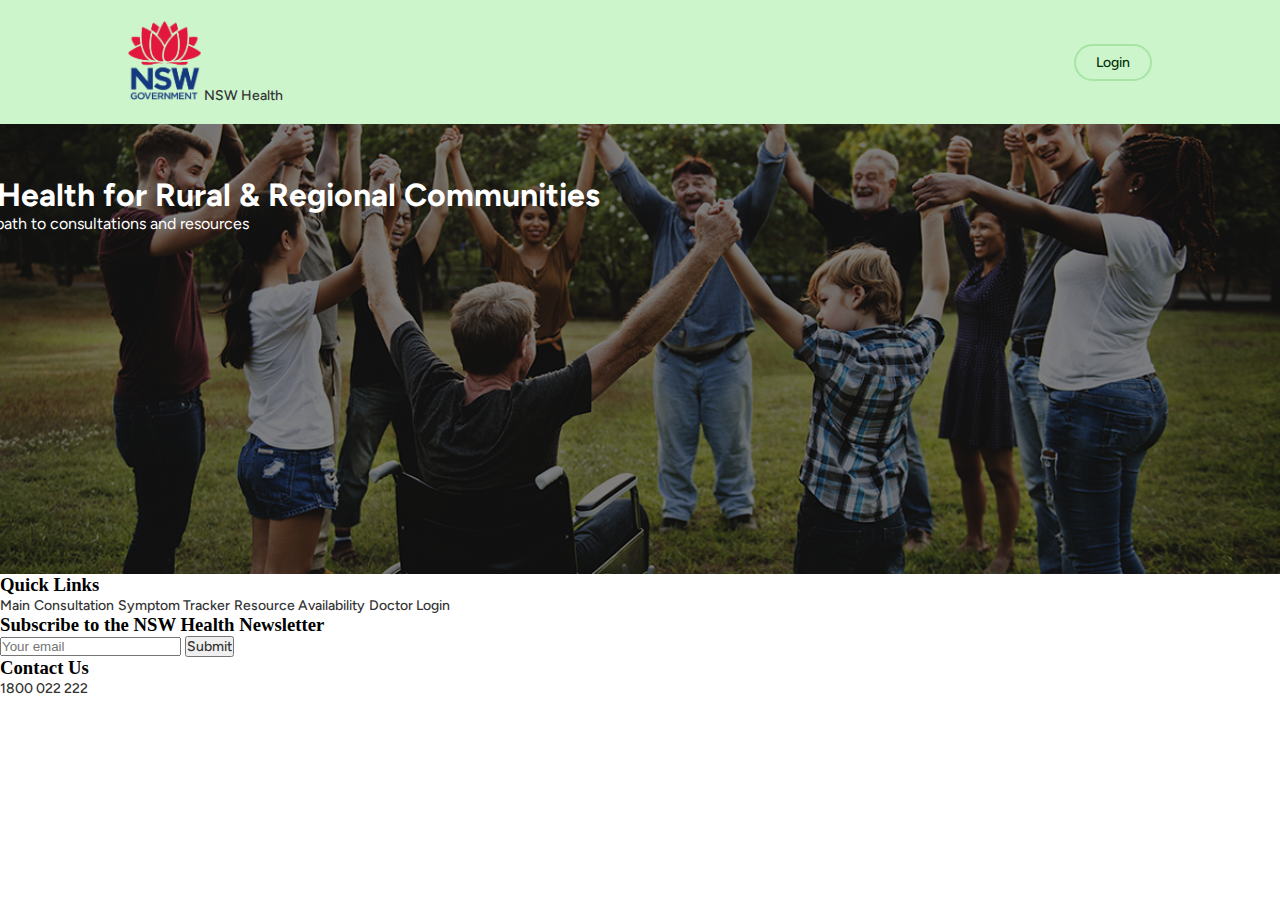
<file: index.html>
<!DOCTYPE html>
<html>
<head>
  <title>index</title>
  <link rel="stylesheet" href="stylesheet.css">
  <meta name="viewport" content="width=device-width, initial-scale=1">
</head>
<body>
  <header>
    <a href="index.html" class="logo-link">
      <img class="logo" src="nsw-gov-logo.png" alt="nsw health">
      <span class="logo-text">NSW Health</span>
    </a>
    <nav>
      <ul class="nav_bar">
        <li><a href="signup_login.html">Login</a></li>
      </ul>
    </nav>
  </header>

  <div class="hero-image">
    <div class="hero-text">
      <h1>NSW Health for Rural & Regional Communities</h1>
      <p>Your direct path to consultations and resources</p>
      <a href="about us.html" id="mission-button">Our Mission</a>
    </div>
  </div>

  <footer class="footer">
    <div class="col-1">
      <h3>Quick Links</h3>
      <a href="#">Main</a>
      <a href="#">Consultation</a>
      <a href="#">Symptom Tracker</a>
      <a href="#">Resource Availability</a>
      <a href="#">Doctor Login</a>
    </div>

    <div class="col-2">
      <h3>Subscribe to the NSW Health Newsletter</h3>
      <div class="form">
        <input type="email" placeholder="Your email" required>
        <button type="submit">Submit</button>
      </div>
    </div>

    <div class="col-1">
      <h3>Contact Us</h3>
      <a href="#">1800 022 222</a>
    </div>
  </footer>
</body>
</html>
</file>
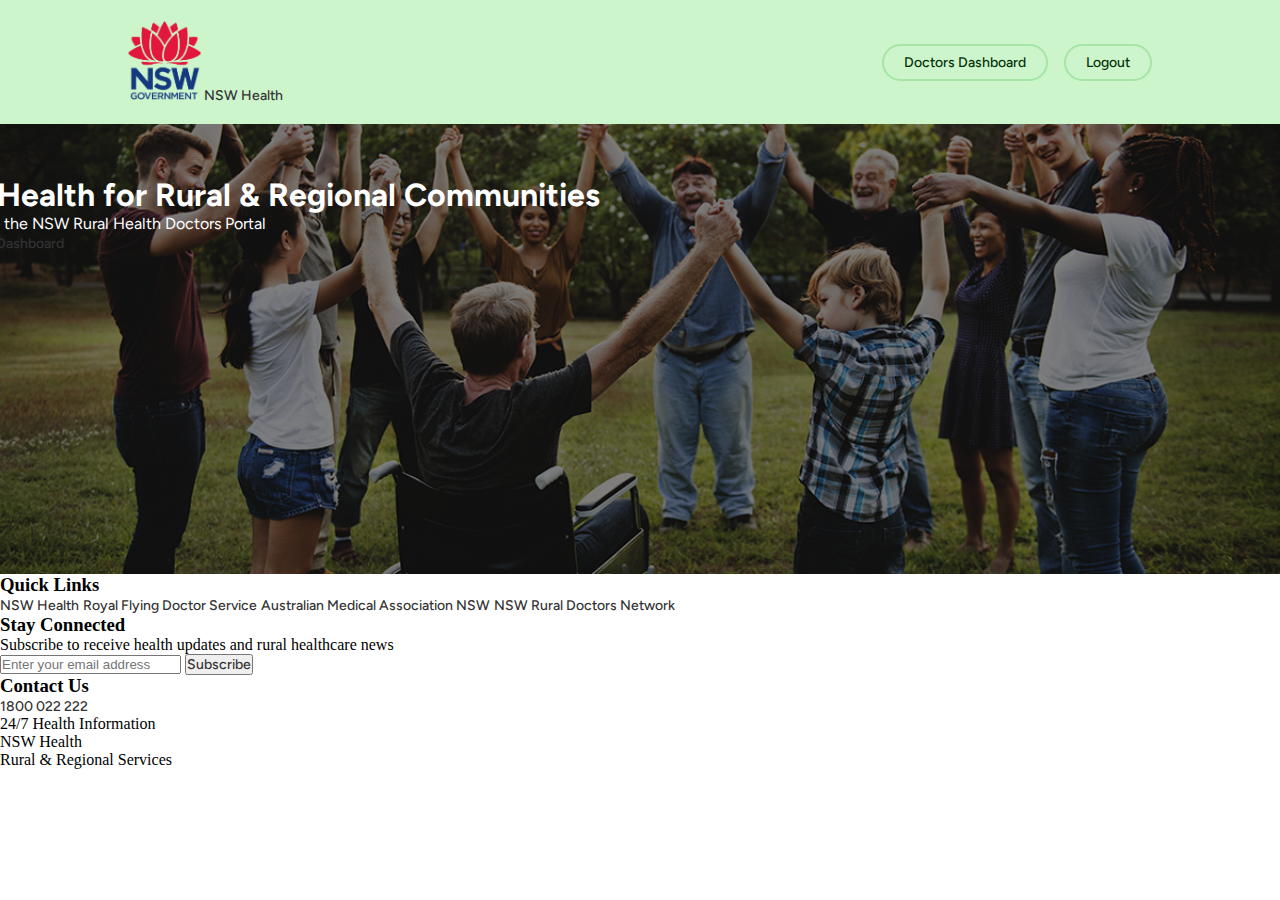
<file: indexfordoctor.html>
<!DOCTYPE html>
<html>
<head>
  <title>index</title>
  <link rel="stylesheet" href="stylesheet.css">
  <meta name="viewport" content="width=device-width, initial-scale=1">
</head>
<body>
  <header>
    <a href="index.html" class="logo-link">
      <img class="logo" src="nsw-gov-logo.png" alt="nsw health">
      <span class="logo-text">NSW Health</span>
    </a>
    <nav>
      <ul class="nav_bar">
        <li><a href="">Doctors Dashboard</a></li>
        <li><a href="index.html">Logout</a></li>
      </ul>
    </nav>
  </header>

  <div class="hero-image">
    <div class="hero-text">
      <h1>NSW Health for Rural & Regional Communities</h1>
      <p>Welcome to the NSW Rural Health Doctors Portal</p>
      <a href="about us.html" id="mission-button">Access your Dashboard</a>
    </div>
  </div>

  <script>

    document.addEventListener('DOMContentLoaded', function() {
      const newsletterForm = document.getElementById('newsletterForm');
      const emailInput = document.getElementById('newsletterEmail');
      
      if (newsletterForm) {
        newsletterForm.addEventListener('submit', function(e) {
          e.preventDefault();
          
          const email = emailInput.value.trim();
          

          const emailRegex = /^[^\s@]+@[^\s@]+\.[^\s@]+$/;
          if (!emailRegex.test(email)) {
            alert('Please enter a valid email address.');
            return;
          }
    
          alert('Thank you for subscribing to NSW Health updates! You will receive health news and rural healthcare information.');
          

          emailInput.value = '';
        });
      }
    });
  </script>

  <footer class="footer">
    <div class="col-1">
      <h3>Quick Links</h3>
      <a href="https://www.health.nsw.gov.au/" target="_blank">NSW Health</a>
      <a href="https://www.flyingdoctor.org.au/" target="_blank">Royal Flying Doctor Service</a>
      <a href="https://www.amansw.com.au/" target="_blank">Australian Medical Association NSW</a>
      <a href="https://www.nswrdn.com.au/" target="_blank">NSW Rural Doctors Network</a>
    </div>

    <div class="col-2">
      <h3>Stay Connected</h3>
      <p>Subscribe to receive health updates and rural healthcare news</p>
      <form class="newsletter-form" id="newsletterForm">
        <input type="email" id="newsletterEmail" placeholder="Enter your email address" required>
        <button type="submit">Subscribe</button>
      </form>
    </div>

    <div class="col-3">
      <h3>Contact Us</h3>
      <a href="tel:1800022222">1800 022 222</a>
      <p>24/7 Health Information</p>
      <div class="contact-info">
        <p>NSW Health</p>
        <p>Rural & Regional Services</p>
      </div>
    </div>
  </footer>
</body>
</html>
</file>
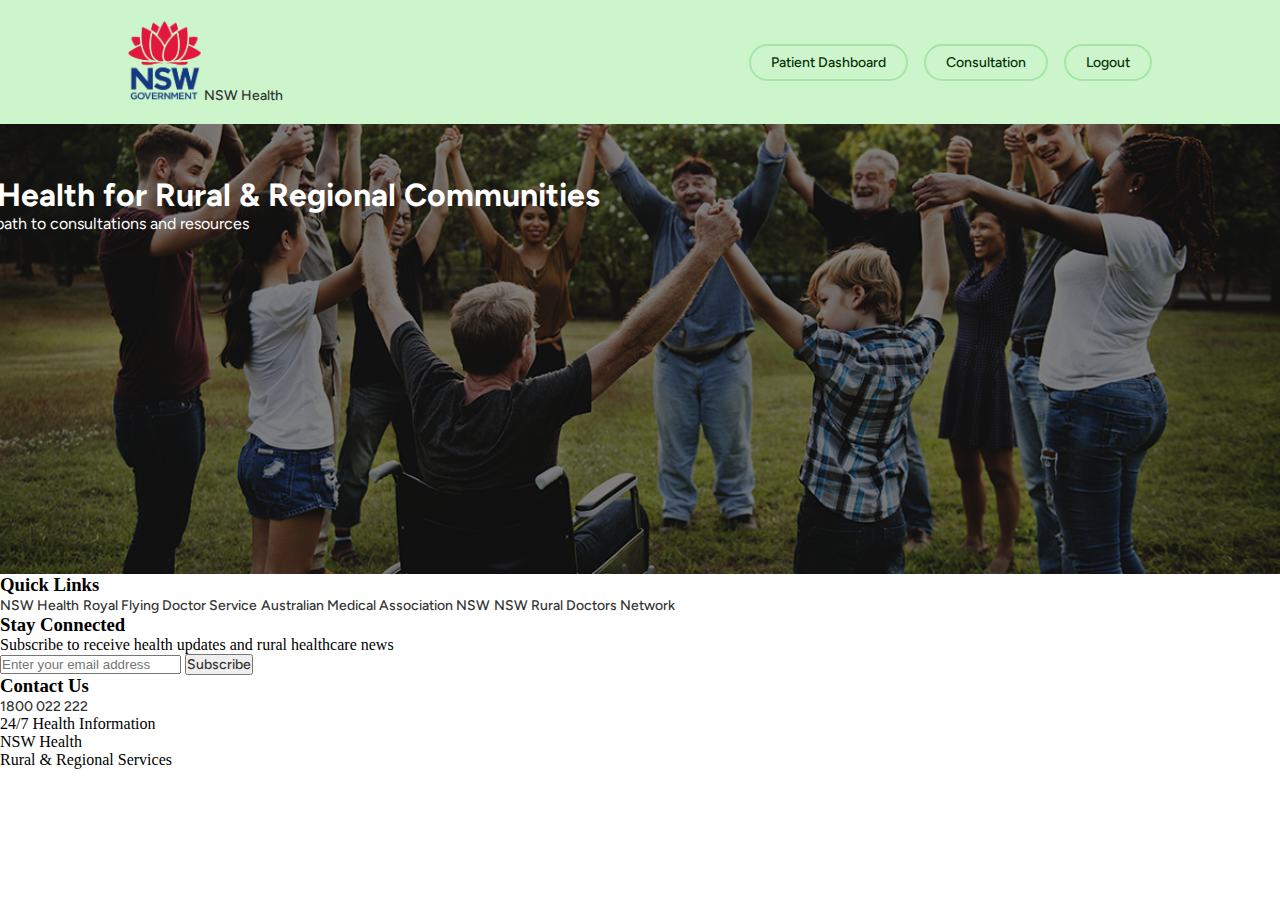
<file: indexforpatient.html>
<!DOCTYPE html>
<html>
<head>
  <title>index</title>
  <link rel="stylesheet" href="stylesheet.css">
  <meta name="viewport" content="width=device-width, initial-scale=1">
</head>
<body>
  <header>
    <a href="index.html" class="logo-link">
      <img class="logo" src="nsw-gov-logo.png" alt="nsw health">
      <span class="logo-text">NSW Health</span>
    </a>
    <nav>
      <ul class="nav_bar">
        <li><a href="patientdashboard.html">Patient Dashboard</a></li>
        <li><a href="quiz1.html">Consultation</a></li>
        <li><a href="index.html">Logout</a></li>
      </ul>
    </nav>
  </header>

  <div class="hero-image">
    <div class="hero-text">
      <h1>NSW Health for Rural & Regional Communities</h1>
      <p>Your direct path to consultations and resources</p>
      <a href="about us.html" id="mission-button">Our Mission</a>
    </div>
  </div>

  <script>
    document.addEventListener('DOMContentLoaded', function() {
      const newsletterForm = document.getElementById('newsletterForm');
      const emailInput = document.getElementById('newsletterEmail');
      
      if (newsletterForm) {
        newsletterForm.addEventListener('submit', function(e) {
          e.preventDefault();
          
          const email = emailInput.value.trim();
          
          const emailRegex = /^[^\s@]+@[^\s@]+\.[^\s@]+$/;
          if (!emailRegex.test(email)) {
            alert('Please enter a valid email address.');
            return;
          }
        
          alert('Thank you for subscribing to NSW Health updates! You will receive health news and rural healthcare information.');
          
          emailInput.value = '';
        });
      }
    });
  </script>

  <footer class="footer">
    <div class="col-1">
      <h3>Quick Links</h3>
      <a href="https://www.health.nsw.gov.au/" target="_blank">NSW Health</a>
      <a href="https://www.flyingdoctor.org.au/" target="_blank">Royal Flying Doctor Service</a>
      <a href="https://www.amansw.com.au/" target="_blank">Australian Medical Association NSW</a>
      <a href="https://www.nswrdn.com.au/" target="_blank">NSW Rural Doctors Network</a>
    </div>

    <div class="col-2">
      <h3>Stay Connected</h3>
      <p>Subscribe to receive health updates and rural healthcare news</p>
      <form class="newsletter-form" id="newsletterForm">
        <input type="email" id="newsletterEmail" placeholder="Enter your email address" required>
        <button type="submit">Subscribe</button>
      </form>
    </div>

    <div class="col-3">
      <h3>Contact Us</h3>
      <a href="tel:1800022222">1800 022 222</a>
      <p>24/7 Health Information</p>
      <div class="contact-info">
        <p>NSW Health</p>
        <p>Rural & Regional Services</p>
      </div>
    </div>
  </footer>
</body>
</html>
</file>
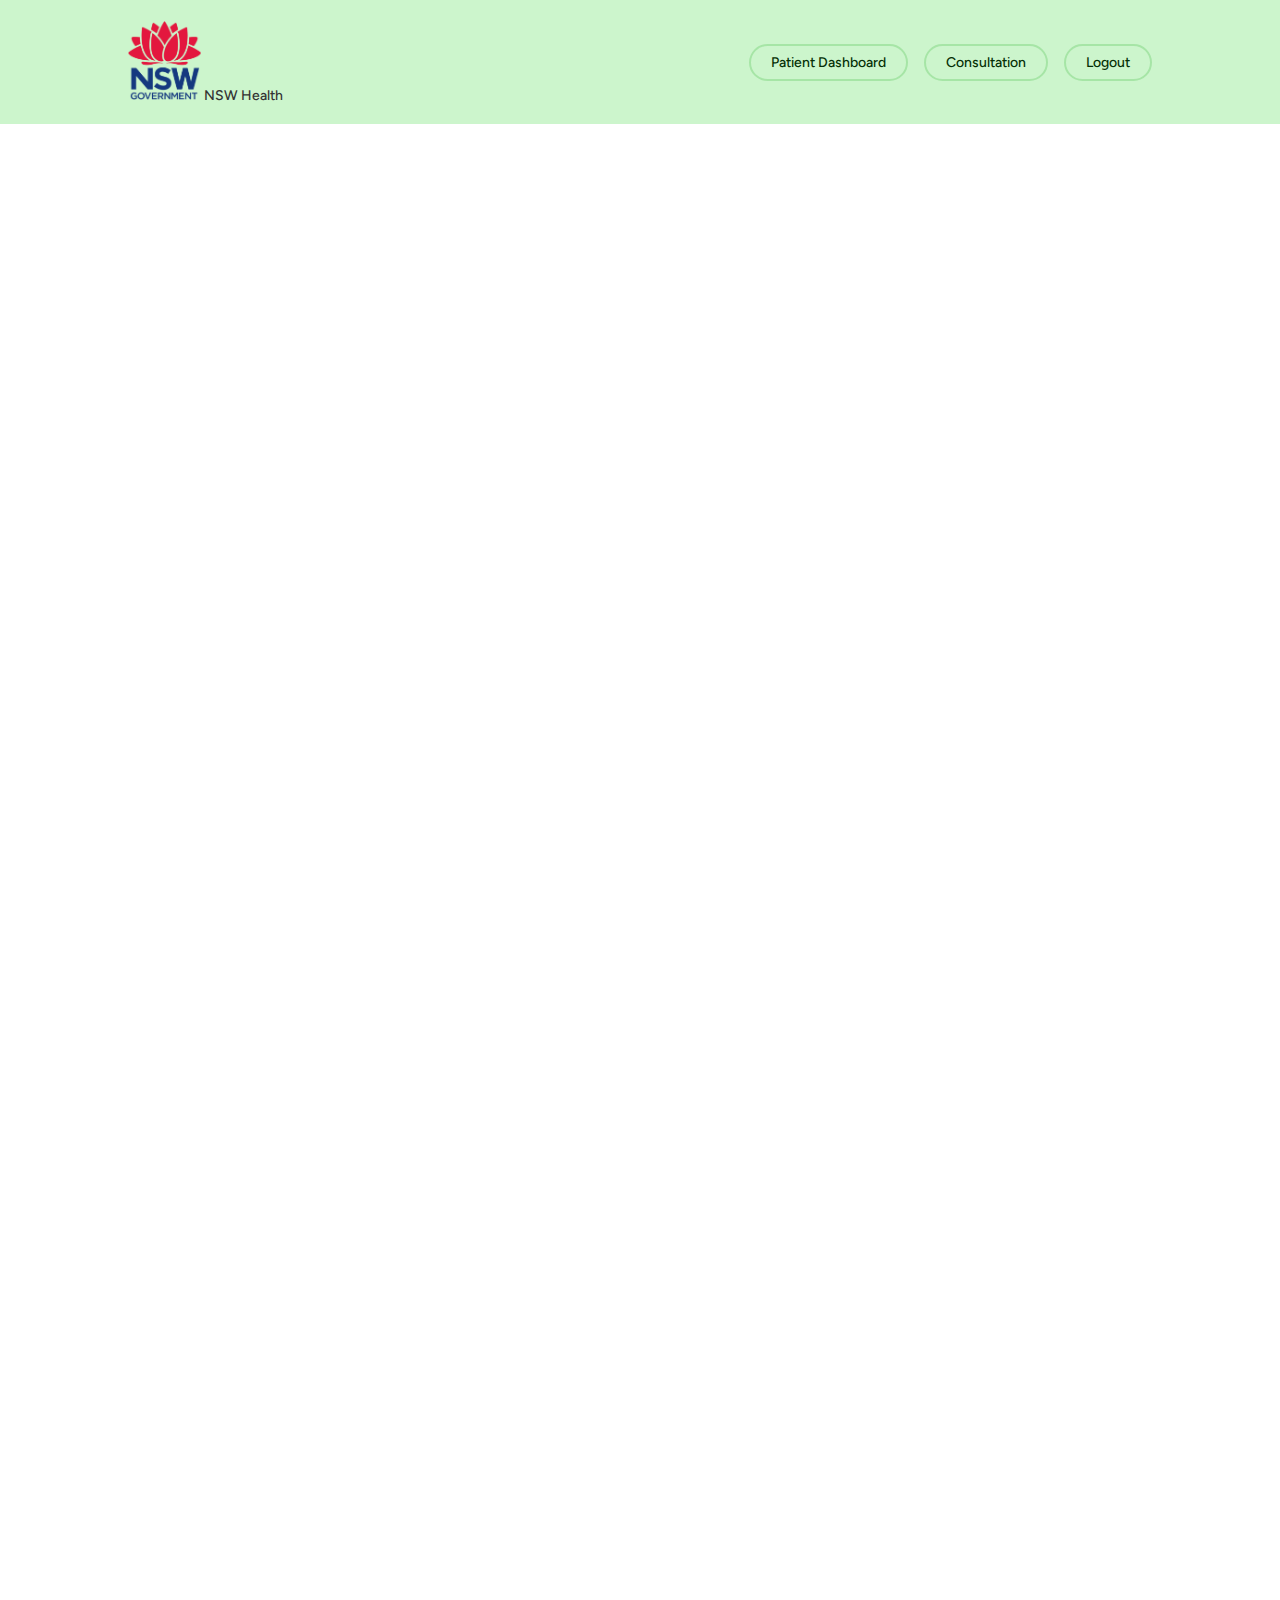
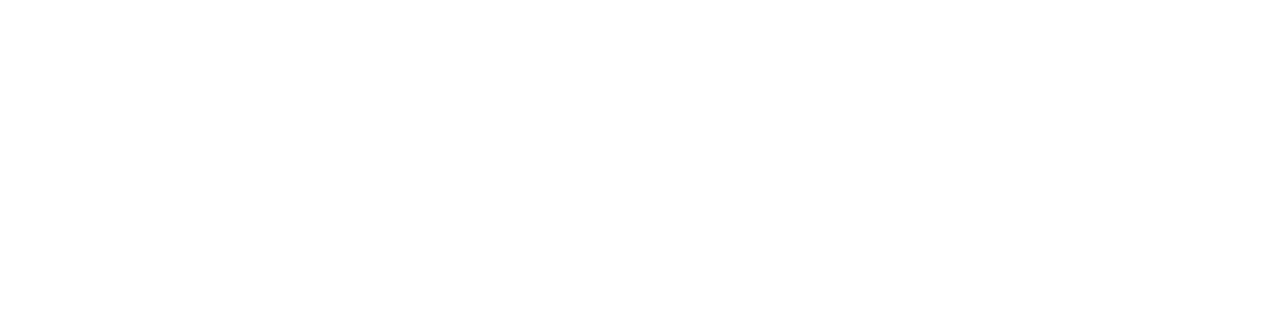
<file: patientdashboard.html>
<!DOCTYPE html>
<html>
<head>
  <title>NSW Health Dashboard</title>
  <link rel="stylesheet" href="stylesheet.css">
  <meta name="viewport" content="width=device-width, initial-scale=1">
</head>
<body>
  <header>
    <a href="index.html" class="logo-link">
      <img class="logo" src="nsw-gov-logo.png" alt="nsw health">
      <span class="logo-text">NSW Health</span>
    </a>
    <nav>
      <ul class="nav_bar">
        <li><a href="patientdashboard.html">Patient Dashboard</a></li>
        <li><a href="quiz1.html">Consultation</a></li>
        <li><a href="index.html">Logout</a></li>
      </ul>
    </nav>
  </header>

 </header>
    <main class="dashboard-container">
        <div class="dashboard-header">
        </div>
        <div class="viz-container">
            <iframe src="https://public.tableau.com/views/viz1_17512726713230/Sheet1?:language=en-GB&:embed=y&:display_count=y&:showVizHome=no" width="100%" height="600" frameborder="0">
            </iframe>
        </div>
        <div class="viz-container">
            <div class="viz-header">
            </div>
            <iframe src="https://public.tableau.com/views/viz2_17512732885020/Sheet2?:language=en-GB&:embed=y&:display_count=y&:showVizHome=no" width="100%" height="600" frameborder="0">
            </iframe>
        </div>
        <div class="viz-container">
            <div class="viz-header">
            </div>
            <iframe src="https://public.tableau.com/views/FevercasesbyMonthsandSeasons/Sheet1?:language=en-GB&:sid=&:redirect=auth&:display_count=n&:origin=viz_share_link" width="100%" height="600" frameborder="0">
            </iframe>
        </div>
    </main>
</body>
</html>
</file>
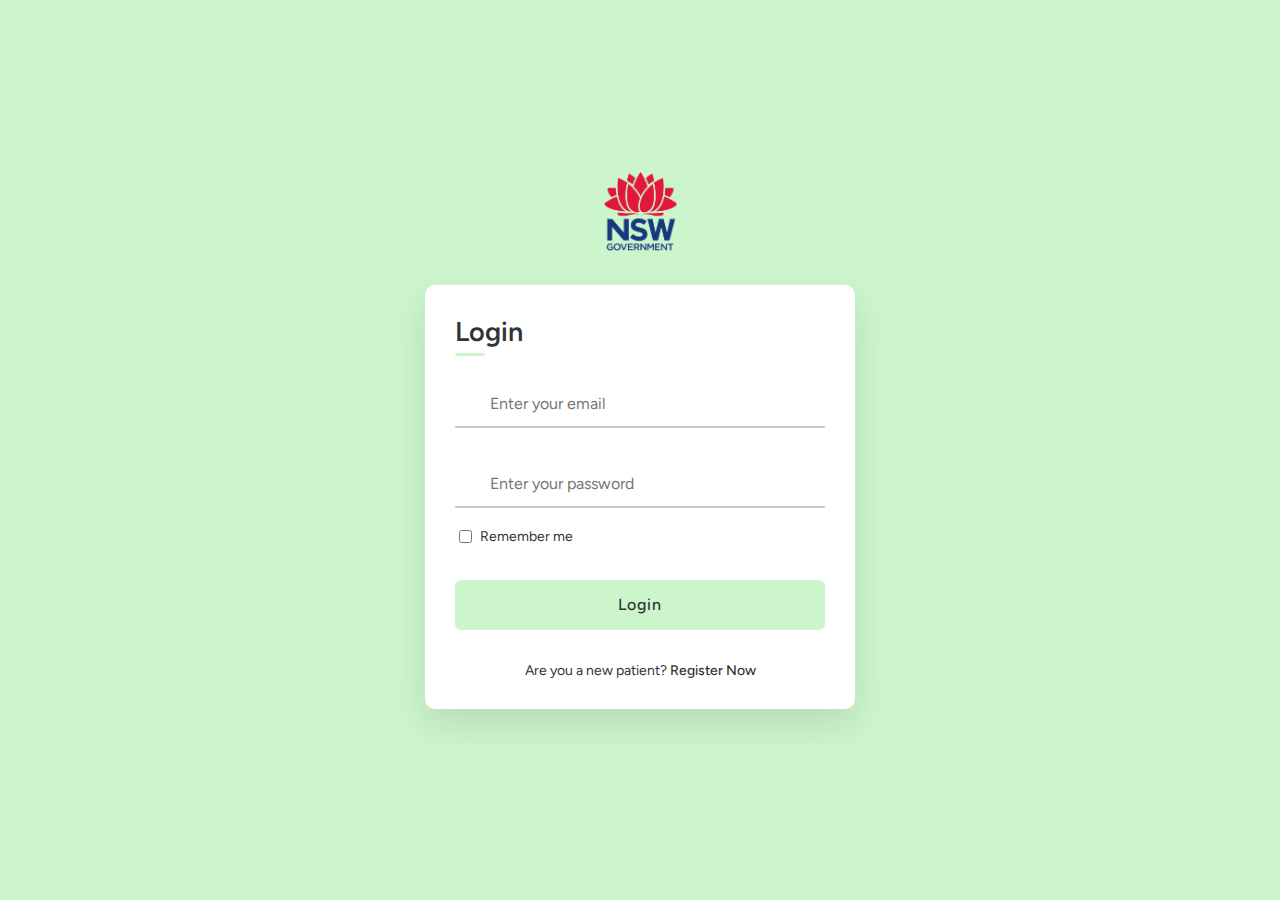
<file: patientlogin.html>
<!DOCTYPE html>
<html>
<head>
<link rel="stylesheet" href="https://unicons.iconscout.com/release/v4.0.8/css/line.css">
<link rel="stylesheet" href="stylesheet2.css">
<title>Signup/Login</title>
</head>
<body>
 <div class="logo-header">
        <img src="nsw-gov-logo.png" alt="NSW Health" class="header-logo">
    </div>
    
    <div class="container">
        <div class="forms">
            <div class="form login">
                <span class="title">Login</span>

                <form action="">
                    <div class="input-field">
                        <input type="text" placeholder="Enter your email" required>
                        <i class="uil uil-envelope icon"></i>
                    </div>
                    <div class="input-field">
                        <input type="password" class="password" placeholder="Enter your password" required>
                        <i class="uil uil-lock icon"></i>
                        <i class="uil uil-eye-slash showHidePw"></i>
                    </div>

                    <div class="checkbox-text">
                        <div class="checkbox-content">
                            <input type="checkbox" id="logCheck">
                            <label for="logCheck" class="text">Remember me</label>
                        </div>
                    </div>

                    <div class="input-field button">
                    <a href="indexforpatient.html" class="button-link">Login</a>
                    </div>
                </form>

                <div class="login-signup">
                    <span class="text">Are you a new patient?
                        <a href="registration.html" class="text signup-text">Register Now
                    </span>
                </div>
            </div>
        </div>
    </div>
</body>
<script src="script.js">

</script>
</html>
</file>
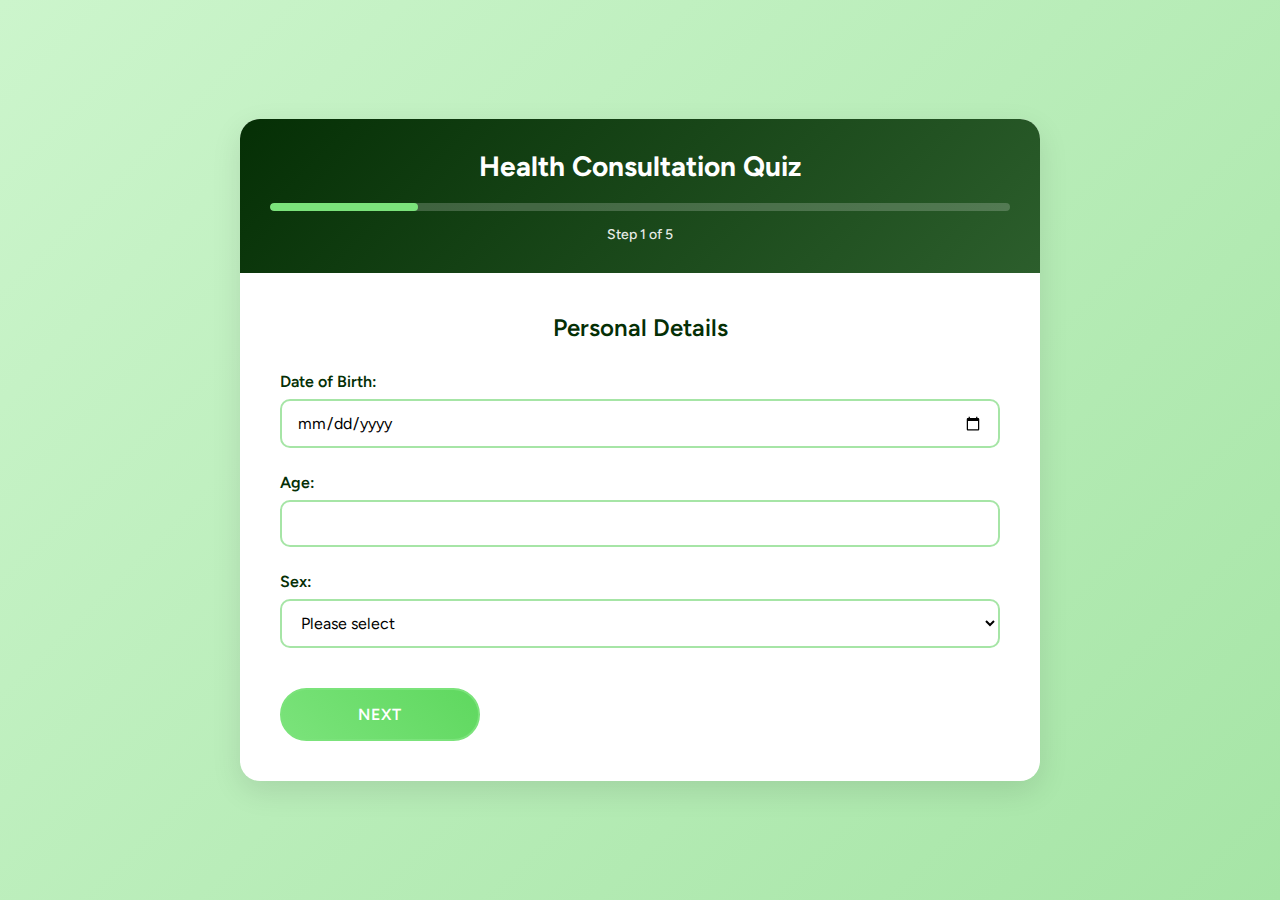
<file: quiz1.html>
<!DOCTYPE html>
<html>
<head>
  <title>Health Consultation - Personal Details</title>
  <link rel="stylesheet" href="quizstyle.css">
  <meta name="viewport" content="width=device-width, initial-scale=1">
</head>
<body>
  <div class="quiz-container">
    <div class="quiz-header">
      <h1>Health Consultation Quiz</h1>
      <div class="progress-bar">
        <div class="progress" style="width: 20%"></div>
      </div>
      <p class="step-counter">Step 1 of 5</p>
    </div>
    
    <div class="quiz-content">
      <h2>Personal Details</h2>
      <form id="personalDetailsForm">
        <div class="form-group">
          <label for="dob">Date of Birth:</label>
          <input type="date" id="dob" name="dob" required>
        </div>
        
        <div class="form-group">
          <label for="age">Age:</label>
          <input type="number" id="age" name="age" min="1" max="120" required>
        </div>
        
        <div class="form-group">
          <label for="sex">Sex:</label>
          <select id="sex" name="sex" required>
            <option value="">Please select</option>
            <option value="male">Male</option>
            <option value="female">Female</option>
            <option value="other">Other</option>
            <option value="prefer-not-to-say">Prefer not to say</option>
          </select>
        </div>
        
        <div class="form-actions">
          <button type="submit" class="next-btn">Next</button>
        </div>
      </form>
    </div>
  </div>

  <script>
    document.addEventListener('DOMContentLoaded', function() {
      const form = document.getElementById('personalDetailsForm');
      const dobInput = document.getElementById('dob');
      const ageInput = document.getElementById('age');
    
      
      form.addEventListener('submit', function(e) {
        e.preventDefault();
        
        const dob = dobInput.value;
        const age = ageInput.value;
        const sex = document.getElementById('sex').value;
        
        if (!dob || !age || !sex) {
          alert('Please fill in all required fields.');
          return;
        }
        
        
        alert('Personal details saved! Proceeding to next question.');
        window.location.href = "quiz2.html";
      });
    });
  </script>
</body>
</html>
</file>
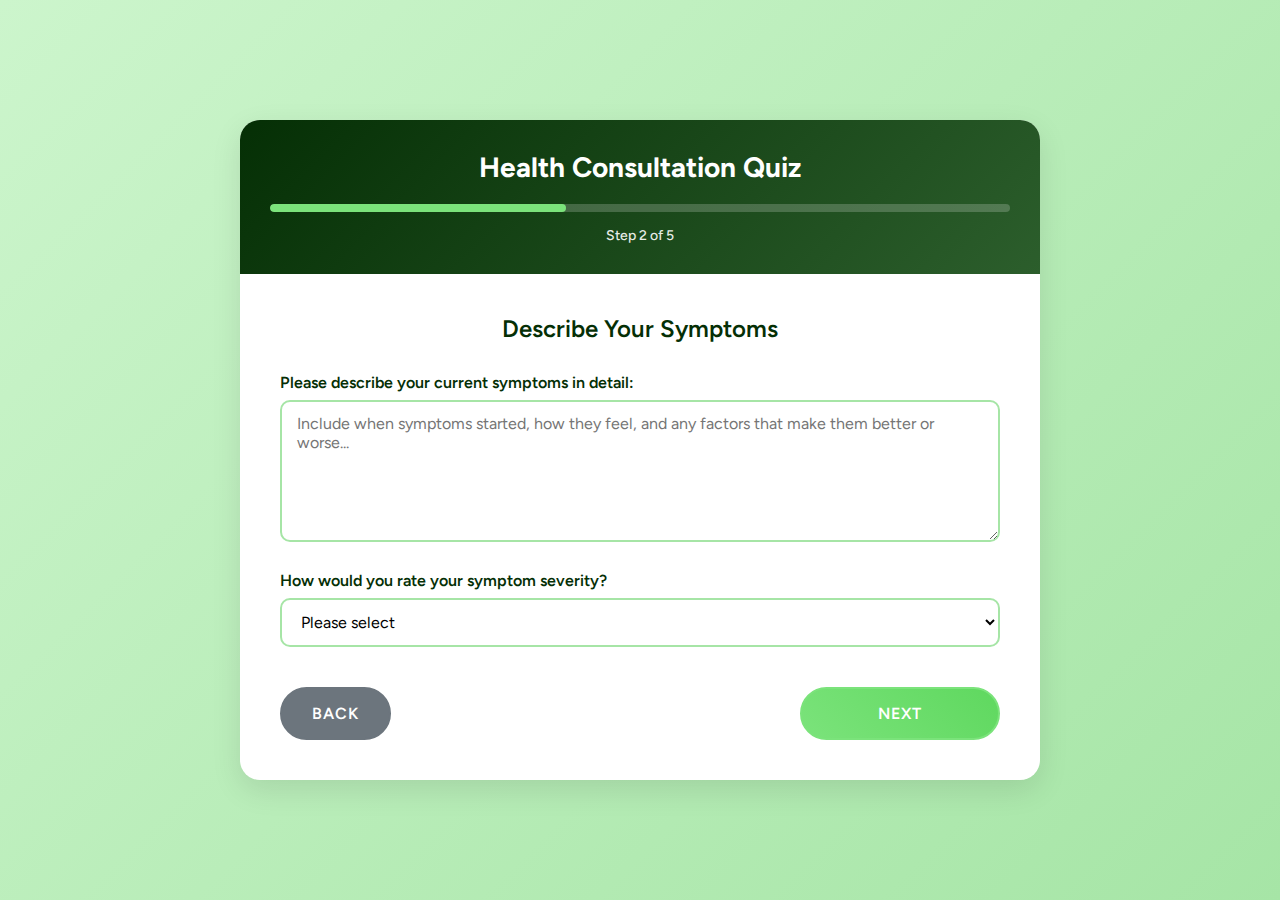
<file: quiz2.html>
<!DOCTYPE html>
<html>
<head>
  <title>Health Consultation - Symptoms</title>
  <link rel="stylesheet" href="quizstyle.css">
  <meta name="viewport" content="width=device-width, initial-scale=1">
</head>
<body>
  <div class="quiz-container">
    <div class="quiz-header">
      <h1>Health Consultation Quiz</h1>
      <div class="progress-bar">
        <div class="progress" style="width: 40%"></div>
      </div>
      <p class="step-counter">Step 2 of 5</p>
    </div>
    
    <div class="quiz-content">
      <h2>Describe Your Symptoms</h2>
      <form id="symptomsForm">
        <div class="form-group">
          <label for="symptoms">Please describe your current symptoms in detail:</label>
          <textarea id="symptoms" name="symptoms" rows="6" placeholder="Include when symptoms started, how they feel, and any factors that make them better or worse..." required></textarea>
          <div class="char-counter">
          </div>
        </div>
        
        <div class="form-group">
          <label for="severity">How would you rate your symptom severity?</label>
          <select id="severity" name="severity" required>
            <option value="">Please select</option>
            <option value="mild">Mild - Minor discomfort</option>
            <option value="moderate">Moderate - Noticeable but manageable</option>
            <option value="severe">Severe - Significantly impacts daily activities</option>
            <option value="very-severe">Very Severe - Unable to function normally</option>
          </select>
        </div>
        
        <div class="form-actions">
          <button type="button" class="back-btn" onclick="window.location.href='quiz1.html'">Back</button>
          <button type="submit" class="next-btn">Next</button>
        </div>
      </form>
    </div>
  </div>

  <script>
    document.addEventListener('DOMContentLoaded', function() {
      const form = document.getElementById('symptomsForm');
      const symptomsTextarea = document.getElementById('symptoms');
    
      
      form.addEventListener('submit', function(e) {
        e.preventDefault();
        

    
        alert('Proceeding to next question.');
        window.location.href = 'quiz3.html';
      });
    });
  </script>
</body>
</html>
</file>
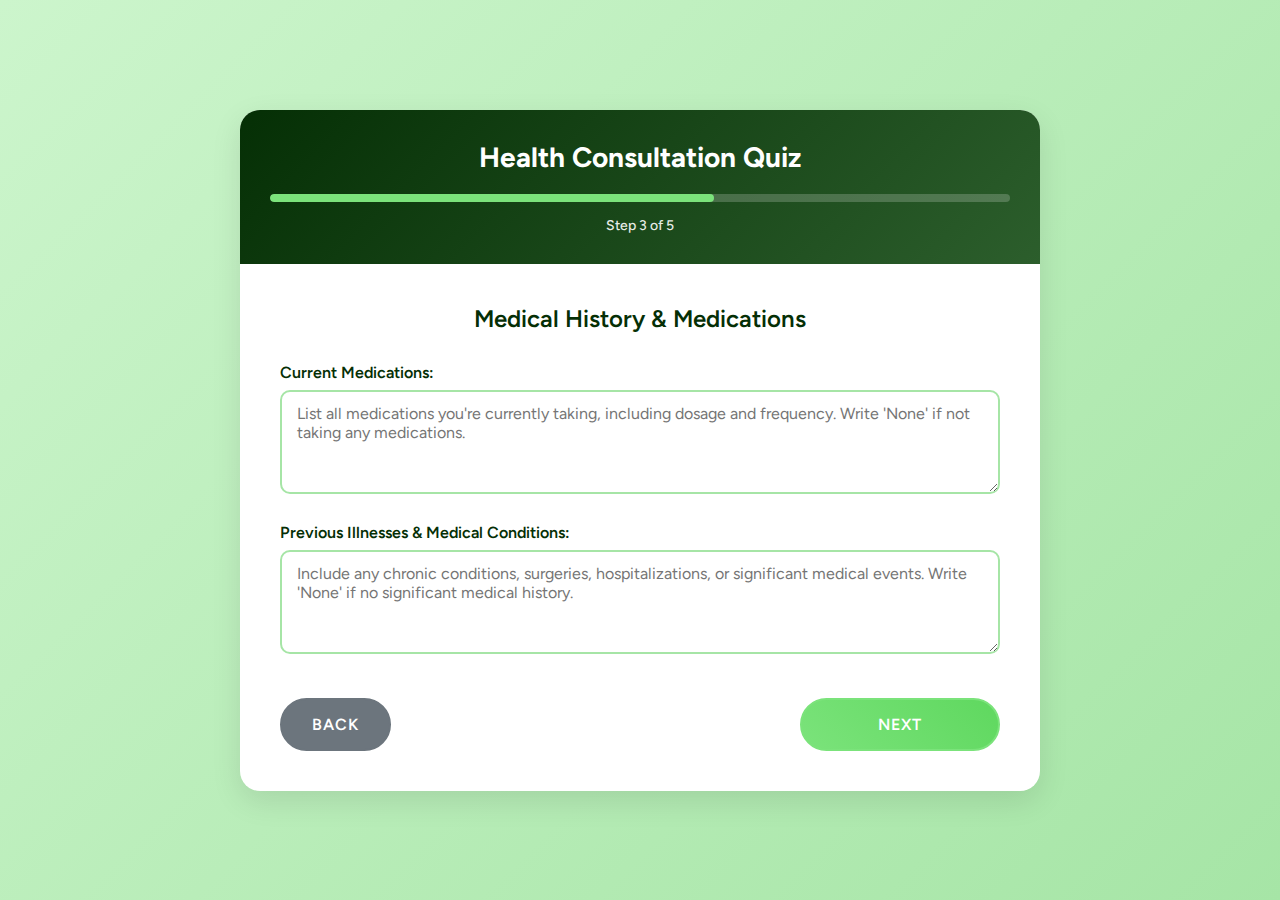
<file: quiz3.html>
<!DOCTYPE html>
<html>
<head>
  <title>Health Consultation - Medical History</title>
  <link rel="stylesheet" href="quizstyle.css">
  <meta name="viewport" content="width=device-width, initial-scale=1">
</head>
<body>
  <div class="quiz-container">
    <div class="quiz-header">
      <h1>Health Consultation Quiz</h1>
      <div class="progress-bar">
        <div class="progress" style="width: 60%"></div>
      </div>
      <p class="step-counter">Step 3 of 5</p>
    </div>
    
    <div class="quiz-content">
      <h2>Medical History & Medications</h2>
      <form id="medicalHistoryForm">
        <div class="form-group">
          <label for="medications">Current Medications:</label>
          <textarea id="medications" name="medications" rows="4" placeholder="List all medications you're currently taking, including dosage and frequency. Write 'None' if not taking any medications."></textarea>
        </div>
        
        
        <div class="form-group">
          <label for="previousIllnesses">Previous Illnesses & Medical Conditions:</label>
          <textarea id="previousIllnesses" name="previousIllnesses" rows="4" placeholder="Include any chronic conditions, surgeries, hospitalizations, or significant medical events. Write 'None' if no significant medical history."></textarea>
        </div>
     
        
        <div class="form-actions">
          <button type="button" class="back-btn" onclick="window.location.href='quiz2.html'">Back</button>
          <button type="submit" class="next-btn">Next</button>
        </div>
      </form>
    </div>
  </div>

  <script>
    document.addEventListener('DOMContentLoaded', function() {
      const form = document.getElementById('medicalHistoryForm');
      
      form.addEventListener('submit', function(e) {
        e.preventDefault();
        
        const medications = document.getElementById('medications').value.trim();
        const previousIllnesses = document.getElementById('previousIllnesses').value.trim();
        
      
        if (!medications && !allergies && !previousIllnesses && !familyHistory) {
          alert('Please fill in at least one field. If you have no medical history, medications, or allergies, please write "None" in the relevant fields.');
          return;
        }
        
        const medicalData = {
          medications: medications || 'None provided',
          previousIllnesses: previousIllnesses || 'None provided',
        };
        
        alert('Proceeding to next question.');
        window.location.href = "quiz4.html";
      });
    });
  </script>
</body>
</html>
</file>
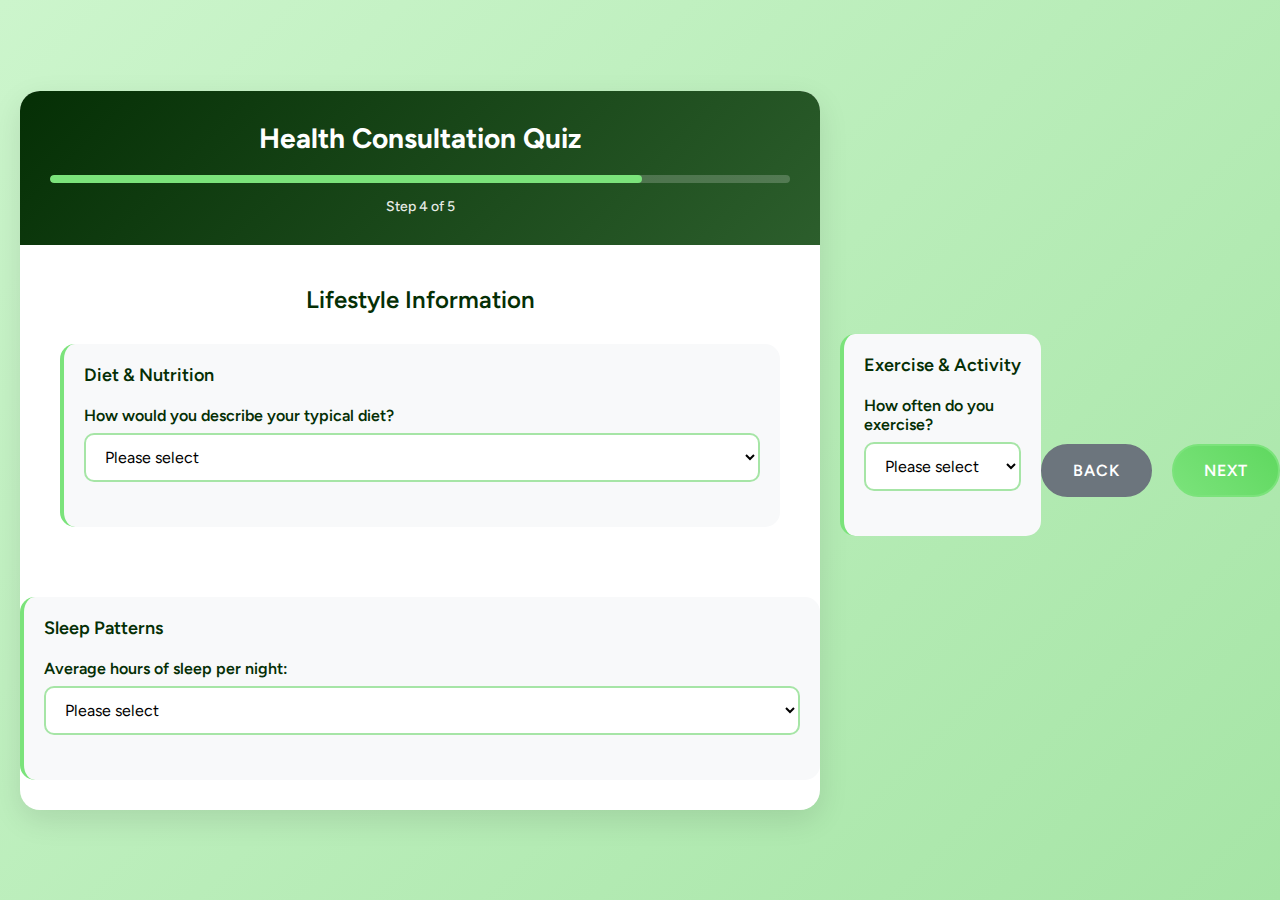
<file: quiz4.html>
<!DOCTYPE html>
<html>
<head>
  <title>Health Consultation - Lifestyle</title>
  <link rel="stylesheet" href="quizstyle.css">
  <meta name="viewport" content="width=device-width, initial-scale=1">
</head>
<body>
  <div class="quiz-container">
    <div class="quiz-header">
      <h1>Health Consultation Quiz</h1>
      <div class="progress-bar">
        <div class="progress" style="width: 80%"></div>
      </div>
      <p class="step-counter">Step 4 of 5</p>
    </div>
    
    <div class="quiz-content">
      <h2>Lifestyle Information</h2>
      <form id="lifestyleForm">
        <div class="form-section">
          <h3>Diet & Nutrition</h3>
          <div class="form-group">
            <label for="dietType">How would you describe your typical diet?</label>
            <select id="dietType" name="dietType" required>
              <option value="">Please select</option>
              <option value="balanced">Balanced - variety of foods from all groups</option>
              <option value="vegetarian">Vegetarian</option>
              <option value="vegan">Vegan</option>
              <option value="low-carb">Low carbohydrate</option>
              <option value="high-protein">High protein</option>
              <option value="irregular">Irregular eating patterns</option>
            </select>
          </div>
        
            </select>
          </div>
        </div>
        
        <div class="form-section">
          <h3>Sleep Patterns</h3>
          <div class="form-group">
            <label for="sleepHours">Average hours of sleep per night:</label>
            <select id="sleepHours" name="sleepHours" required>
              <option value="">Please select</option>
              <option value="less-than-5">Less than 5 hours</option>
              <option value="5-6">5-6 hours</option>
              <option value="7-8">7-8 hours</option>
              <option value="9-10">9-10 hours</option>
              <option value="more-than-10">More than 10 hours</option>
            </select>
          </div>
          
            </select>
          </div>
        </div>
        
        <div class="form-section">
          <h3>Exercise & Activity</h3>
          <div class="form-group">
            <label for="exerciseFreq">How often do you exercise?</label>
            <select id="exerciseFreq" name="exerciseFreq" required>
              <option value="">Please select</option>
              <option value="daily">Daily</option>
              <option value="3-5-times">3-5 times per week</option>
              <option value="1-2-times">1-2 times per week</option>
              <option value="rarely">Rarely</option>
              <option value="never">Never</option>
            </select>
          </div>
        </div>
        
        <div class="form-actions">
          <button type="button" class="back-btn" onclick="window.location.href='quiz3.html'">Back</button>
          <button type="submit" class="next-btn">Next</button>
        </div>
      </form>
    </div>
  </div>

  <script>
    document.addEventListener('DOMContentLoaded', function() {
      const form = document.getElementById('lifestyleForm');
      
      form.addEventListener('submit', function(e) {
        e.preventDefault();
        
        const dietType = document.getElementById('dietType').value;
        const sleepHours = document.getElementById('sleepHours').value;
        const exerciseFreq = document.getElementById('exerciseFreq').value;
        
        if (!dietType || !sleepHours | !exerciseFreq) {
          alert('Please fill in all required fields.');
          return;
        }
        
        const lifestyleData = {
          dietType,
          sleepHours,
          exerciseFreq
        };
        
        sessionStorage.setItem('lifestyle', JSON.stringify(lifestyleData));
        
        alert('Proceeding to appointment booking.');
        window.location.href = 'quiz5.html';
      });
    });
  </script>
</body>
</html>
</file>
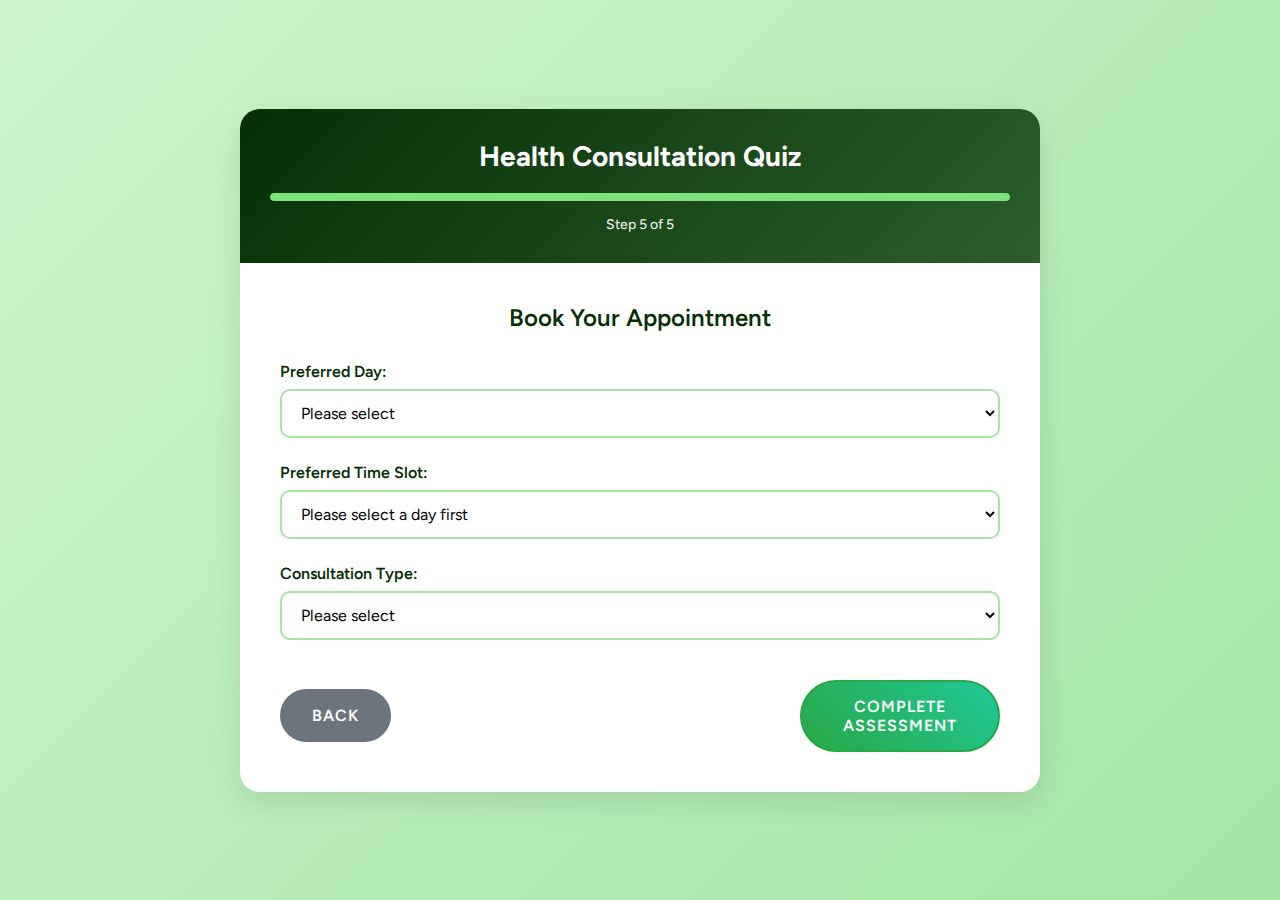
<file: quiz5.html>
<!DOCTYPE html>
<html>
<head>
  <title>Health Consultation - Appointment Booking</title>
  <link rel="stylesheet" href="quizstyle.css">
  <meta name="viewport" content="width=device-width, initial-scale=1">
</head>
<body>
  <div class="quiz-container">
    <div class="quiz-header">
      <h1>Health Consultation Quiz</h1>
      <div class="progress-bar">
        <div class="progress" style="width: 100%"></div>
      </div>
      <p class="step-counter">Step 5 of 5</p>
    </div>
    
    <div class="quiz-content">
      <h2>Book Your Appointment</h2>
      <form id="appointmentForm">
        <div class="form-group">
          <label for="preferredDay">Preferred Day:</label>
          <select id="preferredDay" name="preferredDay" required>
            <option value="">Please select</option>
            <option value="monday">Monday</option>
            <option value="tuesday">Tuesday</option>
            <option value="wednesday">Wednesday</option>
            <option value="thursday">Thursday</option>
            <option value="friday">Friday</option>
          </select>
        </div>
        
        <div class="form-group">
          <label for="preferredTime">Preferred Time Slot:</label>
          <select id="preferredTime" name="preferredTime" required>
            <option value="">Please select a day first</option>
          </select>
        </div>
        
        <div class="form-group">
          <label for="appointmentType">Consultation Type:</label>
          <select id="appointmentType" name="appointmentType" required>
            <option value="">Please select</option>
            <option value="telehealth">Telehealth (Video Call)</option>
            <option value="phone">Phone Consultation</option>
            <option value="in-person">In-Person Visit</option>
          </select>
        </div>
        
        <div class="form-actions">
          <button type="button" class="back-btn" onclick="window.location.href='quiz4.html'">Back</button>
          <button type="submit" class="submit-btn">Complete Assessment</button>
        </div>
      </form>
    </div>
  </div>

  <script>
    document.addEventListener('DOMContentLoaded', function() {
      const form = document.getElementById('appointmentForm');
      const daySelect = document.getElementById('preferredDay');
      const timeSelect = document.getElementById('preferredTime');
   
      const timeSlots = [
        '08:00 AM', '08:30 AM', '09:00 AM', '09:30 AM', '10:00 AM', '10:30 AM',
        '11:00 AM', '11:30 AM', '12:00 PM', '12:30 PM', '01:00 PM', '01:30 PM',
        '02:00 PM', '02:30 PM', '03:00 PM', '03:30 PM', '04:00 PM', '04:30 PM',
        '05:00 PM', '05:30 PM', '06:00 PM'
      ];
      
      daySelect.addEventListener('change', function() {
        timeSelect.innerHTML = '<option value="">Please select</option>';
        
        if (this.value) {
          timeSlots.forEach(time => {
            const option = document.createElement('option');
            option.value = time.toLowerCase().replace(/[:\s]/g, '');
            option.textContent = time;
            timeSelect.appendChild(option);
          });
        }
      });
      
      form.addEventListener('submit', function(e) {
        e.preventDefault();
        
        const preferredDay = daySelect.value;
        const preferredTime = timeSelect.value;
        const appointmentType = document.getElementById('appointmentType').value;
        
        if (!preferredDay || !preferredTime || !appointmentType) {
          alert('Please fill in all required fields.');
          return;
        }
        
        const appointmentData = {
          preferredDay,
          preferredTime,
          appointmentType
        };
    
        alert('Health consultation assessment completed successfully! Your information has been recorded and you will be contacted within 24-48 hours to confirm your appointment details.');
        window.location.href = 'indexforpatient.html';
      });
    });
  </script>
</body>
</html>
</file>
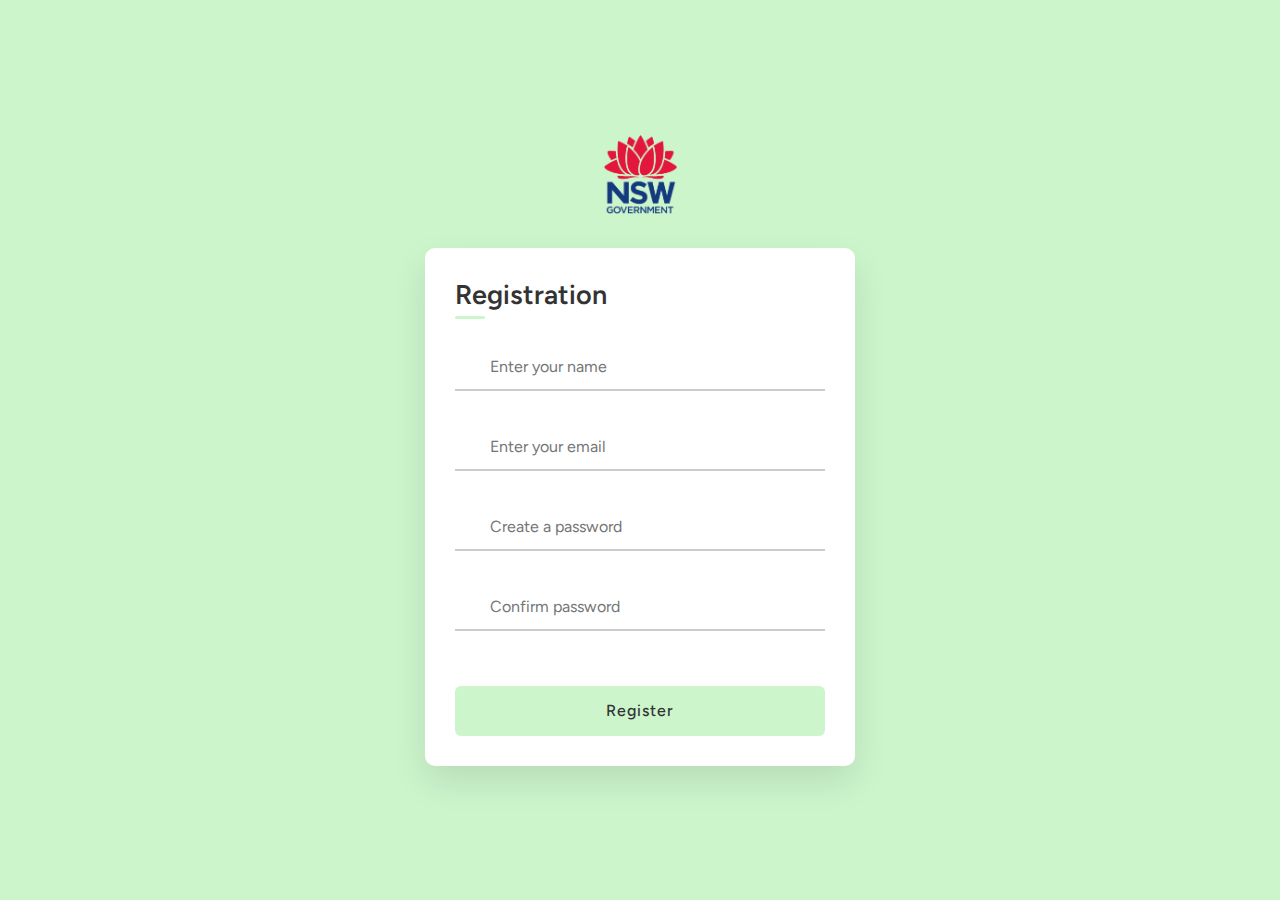
<file: registration.html>
<!DOCTYPE html>
<html>
<head>
<link rel="stylesheet" href="https://unicons.iconscout.com/release/v4.0.8/css/line.css">
<link rel="stylesheet" href="stylesheet2.css">
<title>Registration</title>
</head>
<body>
 <div class="logo-header">
        <img src="nsw-gov-logo.png" alt="NSW Health" class="header-logo">
    </div>
    
    <div class="container">
        <div class="forms">
            <div class="form login">
                <span class="title">Registration</span>

                <form action="">
                    <div class="input-field">
                        <input type="text" placeholder="Enter your name" required>
                        <i class="uil uil-user icon"></i>
                        </div>
                    <div class="input-field">
                        <input type="text" placeholder="Enter your email" required>
                        <i class="uil uil-envelope icon"></i>
                    </div>
                    <div class="input-field">
                        <input type="password" class= "password" placeholder="Create a password" required>
                        <i class="uil uil-lock icon"></i>
                    </div>
                    <div class="input-field">
                        <input type="password" class="password" placeholder="Confirm password" required>
                        <i class="uil uil-lock icon"></i>
                        <i class="uil uil-eye-slash showHidePw"></i>
                        </div>

                    <div class="checkbox-text">
                        <div class="checkbox-content">
                        </div>
                    </div>

                    <div class="input-field button">
                       <a href="patientlogin.html" class="button-link">Register</a>
                    </div>
                </form>

                </div>
            </div>
        </div>
    </div>
    
</body>
<script src="script3.js"></script>
</html>
</file>
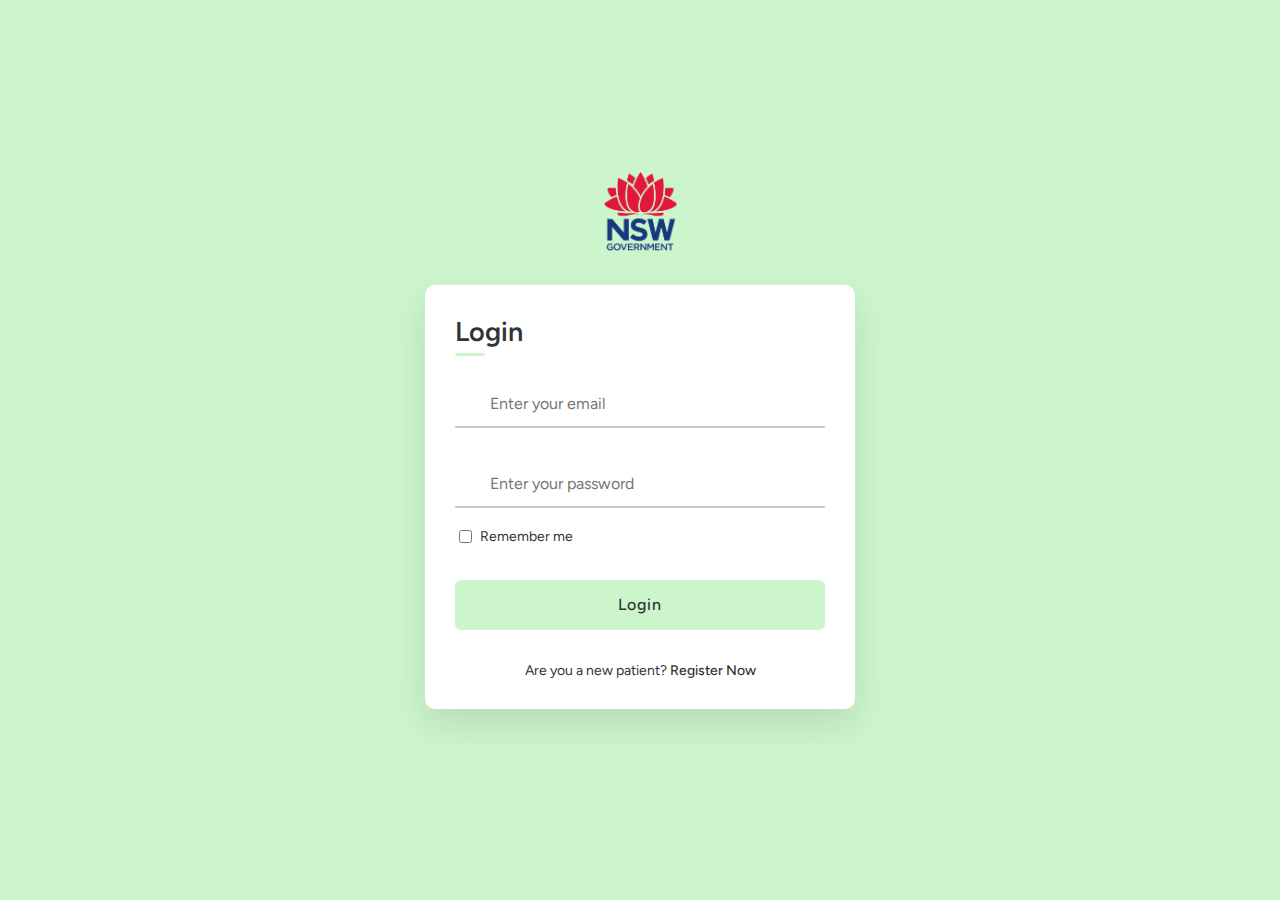
<file: signup_login.html>
<!DOCTYPE html>
<html>
<head>
<link rel="stylesheet" href="https://unicons.iconscout.com/release/v4.0.8/css/line.css">
<link rel="stylesheet" href="stylesheet2.css">
<title>Signup/Login</title>
</head>
<body>
 <div class="logo-header">
        <img src="nsw-gov-logo.png" alt="NSW Health" class="header-logo">
    </div>
    
    <div class="container">
        <div class="forms">
            <div class="form login">
                <span class="title">Login</span>

                <form action="">
                    <div class="input-field">
                        <input type="text" placeholder="Enter your email" required>
                        <i class="uil uil-envelope icon"></i>
                    </div>
                    <div class="input-field">
                        <input type="password" class="password" placeholder="Enter your password" required>
                        <i class="uil uil-lock icon"></i>
                        <i class="uil uil-eye-slash showHidePw"></i>
                    </div>

                    <div class="checkbox-text">
                        <div class="checkbox-content">
                            <input type="checkbox" id="logCheck">
                            <label for="logCheck" class="text">Remember me</label>
                        </div>
                    </div>

                    <div class="input-field button">
                    <a href="indexfordoctor.html" class="button-link">Login</a>
                    </div>
                </form>

                <div class="login-signup">
                    <span class="text">Are you a new patient?
                        <a href="registration.html" class="text signup-text">Register Now
                    </span>
                </div>
            </div>
        </div>
    </div>
</body>
<script src="script.js">

</script>
</html>
</file>
<file: stylesheet.css>
@import url('https://fonts.googleapis.com/css2?family=Figtree:ital,wght@0,300..900;1,300..900&display=swap');

* {
  box-sizing: border-box;
  margin: 0;
  padding: 0;
}

li, a, button {
  font-family: "Figtree", sans-serif;
  font-weight: 500;
  font-size: 14px;
  color: #333;
  text-decoration: none;
}

header {
  display: flex;
  justify-content: space-between;  
  align-items: center;
  padding: 20px 10%;
  background-color: #ccf5cc;        
}

.logo {
  height: 80px;  
  margin-right: 0%;                   
}

 .nav_bar{
  list-style: none;       
  display: flex;         
  gap: 16px;              
  margin: 0;
  padding: 0;
    justify-content: space-between;
  align-items: left;
 }

.nav_bar li a {
  display: inline-block;
  padding: 8px 20px;
  border: 2px solid #a6e5a6;
  border-radius: 50px;              
  color: #052f05;
  background-color: transparent;
  transition: all 0.3s ease;
  text-decoration: none;
}

.nav_bar li a:hover {
  background-color: #7be37b;        
  color: white;
  border-color: #7be37b;
}

.hero-image {
  width: 100%;
  height: 450px; 
  background-image: linear-gradient(rgba(0, 0, 0, 0.5), rgba(0, 0, 0, 0.5)), url("community hero.png");
  background-position: center;
  background-repeat: no-repeat;
  background-size: cover;
  position: relative;
}

.hero-text {
  position: absolute;
  top: 20%;
  left: 20%;
  transform: translate(-50%, -50%);
  color: white;
  font-family: "Figtree", sans-serif;
  text-size-adjust: 25px;
}

.hero-text button {
 border: 2px solid #a6e5a6;
  border-radius: 80px;              
  background-color: transparent;
  transition: all 0.3s ease;
  text-decoration: none;
  outline: 0;
  display: inline-block;
  padding: 10px 25px;
  color: rgb(255, 255, 255);
  background-color: #7be37b;
  text-align: left;
  cursor: pointer;
}

.hero-text button:hover {
   background-color: #7be37b;        
  color: white;
  border-color: #7be37b;
}
</file>
<file: stylesheet2.css>
@import url('https://fonts.googleapis.com/css2?family=Figtree:ital,wght@0,300..900;1,300..900&display=swap');

* {
    box-sizing: border-box;
    margin: 0;
    padding: 0;
    font-family: 'Figtree', sans-serif;
}


body {
    height: 100vh;
    display: flex;
    flex-direction: column;
    align-items: center;
    justify-content: center;
    background: #ccf5cc;
    gap: 20px;
}

.logo-header {
    display: block;
    text-align: center;
    margin-bottom: 10px;
}

.header-logo {
    height: 80px;
    max-width: 100%;
}

.container {
    position: relative;
    max-width: 430px;
    width: 100%;
    background: #fff;
    box-shadow: 0 15px 35px rgba(0, 0, 0, 0.1);
    border-radius: 10px;
    overflow: hidden;
}

.container .form {
    padding: 30px;
}

.container .form .title {
    position: relative;
    font-size: 27px;
    font-weight: 600;
    color: #333;
}

.form .title::before {
    content: '';
    position: absolute;
    left: 0;
    bottom: -8px;
    height: 3px;
    width: 30px;
    background-color: #ccf5cc;
    border-radius: 25px;
}

.form .input-field {
    position: relative;
    height: 50px;
    width: 100%;
    margin-top: 30px;
}

.input-field input {
    height: 100%;
    width: 100%;
    padding: 0 35px;
    border: none;
    outline: none;
    border-bottom: 2px solid #ccc;
    border-top: 2px solid transparent;
    font-size: 16px;
    transition: all 0.2s ease;
    background: transparent;
}

.input-field input:is(:focus, :valid) {
    border-bottom-color: #ccf5cc;
}

.input-field i {
    position: absolute;
    top: 50%;
    transform: translateY(-50%);
    color: #999;
    font-size: 23px;
    transition: all 0.2s ease;
}

.input-field input:is(:focus, :valid) ~ i {
    color: #ccf5cc;
}

.input-field i.icon {
    left: 0;
}

.input-field i.showHidePw {
    right: 0;
    cursor: pointer;
    padding: 10px;
}

.form .checkbox-text {
    display: flex;
    justify-content: space-between;
    margin-top: 20px;
}

.checkbox-text .checkbox-content {
    display: flex;
    align-items: center;
}

.checkbox-content input {
    margin: 0 8px 0 4px;
    accent-color: #7be37b;
}

.checkbox-text .text {
    color: #333;
    font-size: 14px;
}

.checkbox-text a {
    color: #7be37b;
    text-decoration: none;
}

.checkbox-text a:hover {
    text-decoration: underline;
}

.form .button {
    margin-top: 35px;
}

.form .button input {
    height: 50px;
    width: 100%;
    border: none;
    color: #333;
    font-size: 16px;
    font-weight: 500;
    letter-spacing: 1px;
    border-radius: 6px;
    background-color: #ccf5cc;
    cursor: pointer;
    transition: all 0.3s ease;
}

.form .button input:hover {
    background-color: #7be37b;
}

.form .login-signup {
    margin-top: 30px;
    text-align: center;
}

.login-signup .text {
    color: #333;
    font-size: 14px;
}

.login-signup a {
    color: #ccf5cc;
    text-decoration: none;
    font-weight: 500;
}

.login-signup a:hover {
    text-decoration: underline;
}

.button-link {
    display: inline-block;
    text-align: center;
    height: 50px;
    width: 100%;
    line-height: 50px;
    border: none;
    color: #333;
    font-size: 16px;
    font-weight: 500;
    letter-spacing: 1px;
    border-radius: 6px;
    background-color: #ccf5cc;
    cursor: pointer;
    transition: all 0.3s ease;
    text-decoration: none;
}

.button-link:hover {
    background-color: #7be37b;
}
</file>
<file: quizstyle.css>
@import url('https://fonts.googleapis.com/css2?family=Figtree:ital,wght@0,300..900;1,300..900&display=swap');

* {
  box-sizing: border-box;
  margin: 0;
  padding: 0;
}

body {
  font-family: "Figtree", sans-serif;
  background: linear-gradient(135deg, #ccf5cc 0%, #a6e5a6 100%);
  min-height: 100vh;
  display: flex;
  align-items: center;
  justify-content: center;
}

.quiz-container {
  background: white;
  border-radius: 20px;
  box-shadow: 0 10px 30px rgba(0, 0, 0, 0.1);
  max-width: 800px;
  width: 90%;
  margin: 20px;
  overflow: hidden;
}

.quiz-header {
  background: linear-gradient(135deg, #052f05 0%, #2c5e2c 100%);
  color: white;
  padding: 30px;
  text-align: center;
}

.quiz-header h1 {
  font-size: 28px;
  font-weight: 700;
  margin-bottom: 20px;
}

.progress-bar {
  background: rgba(255, 255, 255, 0.2);
  border-radius: 10px;
  height: 8px;
  margin-bottom: 15px;
  overflow: hidden;
}

.progress {
  background: #7be37b;
  height: 100%;
  border-radius: 10px;
  transition: width 0.3s ease;
}

.step-counter {
  font-size: 14px;
  opacity: 0.9;
  font-weight: 500;
}

.quiz-content {
  padding: 40px;
}

.quiz-content h2 {
  color: #052f05;
  font-size: 24px;
  font-weight: 600;
  margin-bottom: 30px;
  text-align: center;
}

.form-section {
  margin-bottom: 30px;
  padding: 20px;
  background: #f8f9fa;
  border-radius: 15px;
  border-left: 4px solid #7be37b;
}

.form-section h3 {
  color: #052f05;
  font-size: 18px;
  font-weight: 600;
  margin-bottom: 20px;
}

.form-group {
  margin-bottom: 25px;
}

.form-group label {
  display: block;
  color: #052f05;
  font-weight: 600;
  font-size: 16px;
  margin-bottom: 8px;
}

.form-group input,
.form-group select,
.form-group textarea {
  width: 100%;
  padding: 12px 15px;
  border: 2px solid #a6e5a6;
  border-radius: 10px;
  font-family: "Figtree", sans-serif;
  font-size: 16px;
  transition: all 0.3s ease;
  background: white;
}

.form-group input:focus,
.form-group select:focus,
.form-group textarea:focus {
  outline: none;
  border-color: #7be37b;
  box-shadow: 0 0 0 3px rgba(123, 227, 123, 0.1);
  transform: translateY(-1px);
}

.form-group textarea {
  resize: vertical;
  min-height: 100px;
}

.form-group select {
  cursor: pointer;
}

.char-counter {
  text-align: right;
  font-size: 12px;
  color: #7be37b;
  margin-top: 5px;
}

.form-actions {
  display: flex;
  justify-content: space-between;
  align-items: center;
  margin-top: 40px;
  gap: 20px;
}

.back-btn,
.next-btn,
.submit-btn {
  padding: 15px 30px;
  border: none;
  border-radius: 50px;
  font-family: "Figtree", sans-serif;
  font-size: 16px;
  font-weight: 600;
  cursor: pointer;
  transition: all 0.3s ease;
  text-transform: uppercase;
  letter-spacing: 1px;
}

.back-btn {
  background: #6c757d;
  color: white;
  border: 2px solid #6c757d;
}

.back-btn:hover {
  background: #5a6268;
  border-color: #5a6268;
  transform: translateY(-2px);
  box-shadow: 0 4px 15px rgba(108, 117, 125, 0.3);
}

.next-btn,
.submit-btn {
  background: linear-gradient(45deg, #7be37b, #5fd85f);
  color: white;
  border: 2px solid #7be37b;
  flex: 1;
  max-width: 200px;
}

.next-btn:hover,
.submit-btn:hover {
  background: linear-gradient(45deg, #5fd85f, #4caf50);
  border-color: #5fd85f;
  transform: translateY(-2px);
  box-shadow: 0 6px 20px rgba(123, 227, 123, 0.4);
}

.submit-btn {
  background: linear-gradient(45deg, #28a745, #20c997);
  border-color: #28a745;
}

.submit-btn:hover {
  background: linear-gradient(45deg, #218838, #1e7e34);
  border-color: #1e7e34;
}


@media (max-width: 768px) {
  .quiz-container {
    width: 95%;
    margin: 10px;
  }
  
  .quiz-header {
    padding: 20px;
  }
  
  .quiz-header h1 {
    font-size: 24px;
  }
  
  .quiz-content {
    padding: 20px;
  }
  
  .quiz-content h2 {
    font-size: 20px;
  }
  
  .form-actions {
    flex-direction: column;
    gap: 15px;
  }
  
  .back-btn,
  .next-btn,
  .submit-btn {
    width: 100%;
    max-width: none;
  }
  
  .form-section {
    padding: 15px;
  }
}

@media (max-width: 480px) {
  .quiz-container {
    width: 98%;
    margin: 5px;
  }
  
  .quiz-header {
    padding: 15px;
  }
  
  .quiz-content {
    padding: 15px;
  }
  
  .form-group input,
  .form-group select,
  .form-group textarea {
    font-size: 14px;
  }
}
</file>
